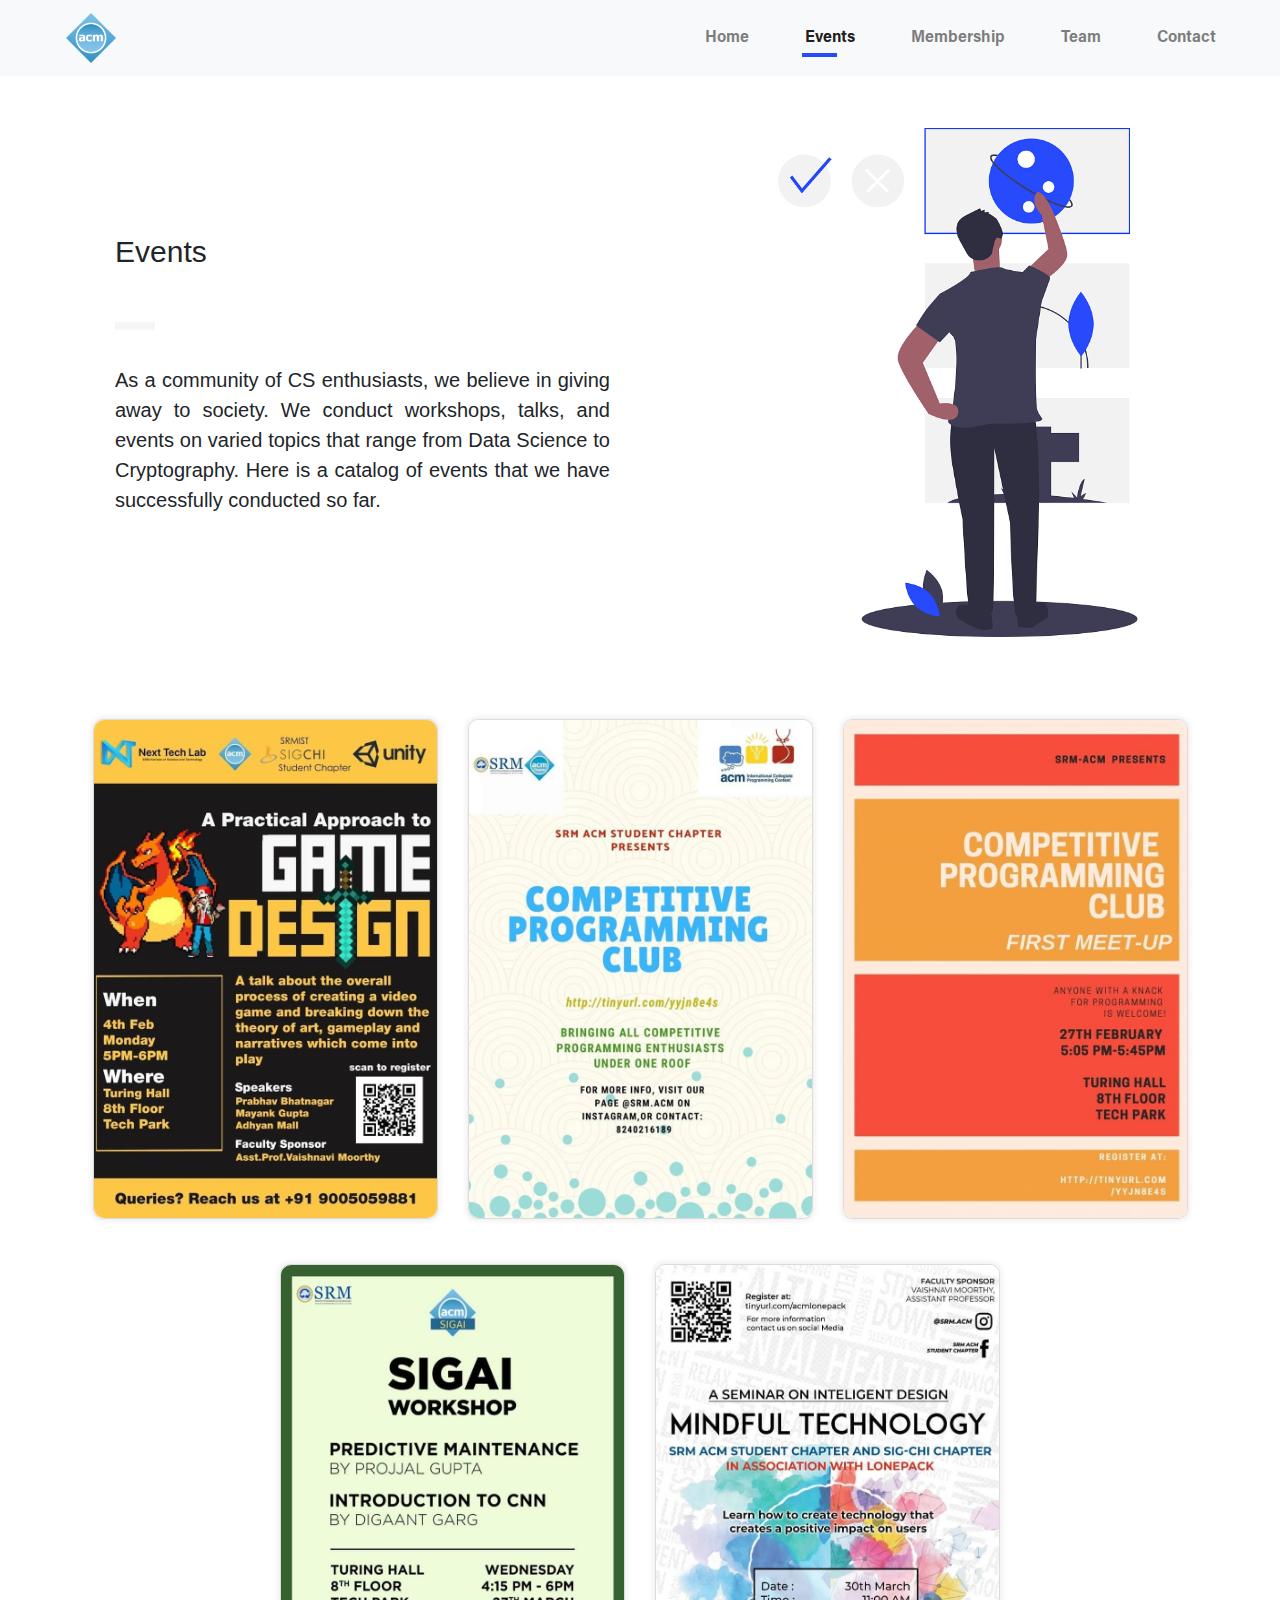
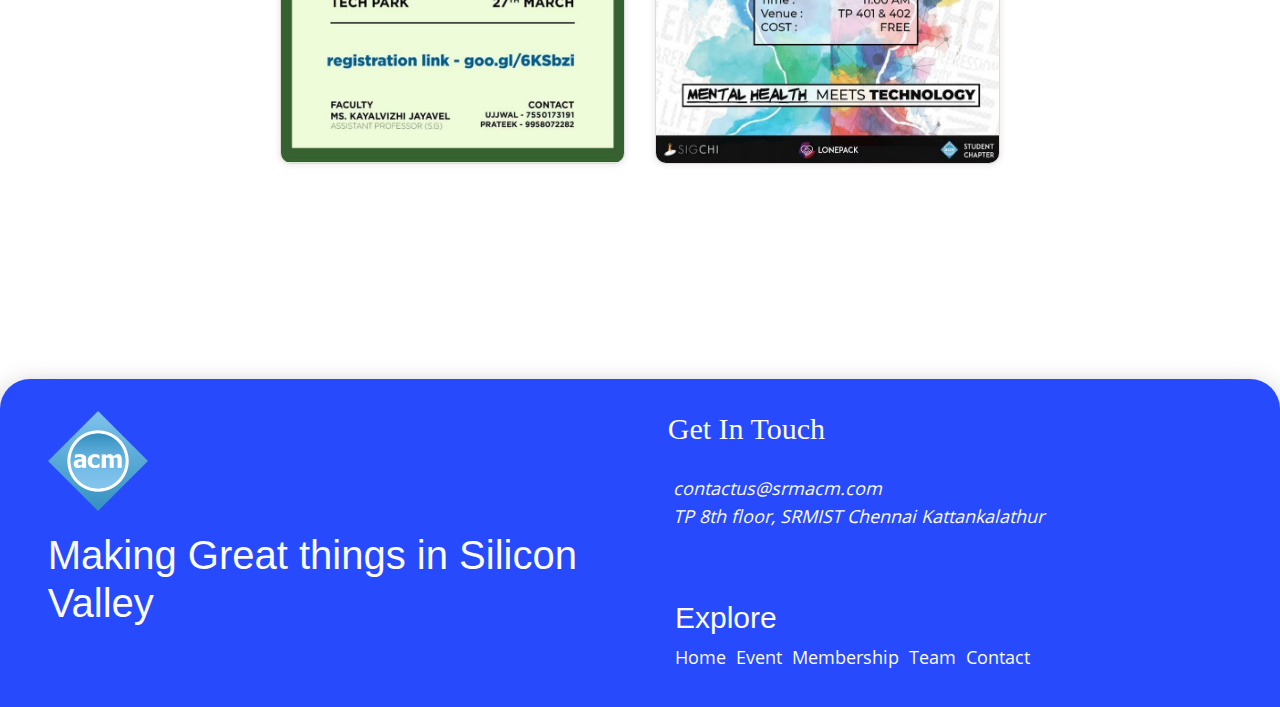
<file: events.html>
<html>
  <head>
    <title>SRMACM</title>
    <link
      rel="icon"
      type="image/png"
      sizes="32x32"
      href="res/images/acm-icon.png"
    />
    <meta name="viewport" content="width=device-width, initial-scale=1" />
    <meta name="generator" content="Webflow" />
    <meta charset="utf-8" />
    <meta
      name="viewport"
      content="width=device-width, initial-scale=1, shrink-to-fit=no"
    />
    <link
      rel="stylesheet"
      href="https://stackpath.bootstrapcdn.com/bootstrap/4.3.1/css/bootstrap.min.css"
      integrity="sha384-ggOyR0iXCbMQv3Xipma34MD+dH/1fQ784/j6cY/iJTQUOhcWr7x9JvoRxT2MZw1T"
      crossorigin="anonymous"
    />
    <link rel="stylesheet" type="text/css" href="res/styles/globals.css" />
    <link rel="stylesheet" type="text/css" href="res/styles/events.css" />
    <link rel="stylesheet" type="text/css" href="res/styles/home-page.css" />

    <link
      href="https://fonts.googleapis.com/css?family=Oswald&display=swap"
      rel="stylesheet"
    />
    <link
      href="https://fonts.googleapis.com/css?family=Open+Sans:700&display=swap"
      rel="stylesheet"
    />
  </head>

  <body>
    <nav class="navbar navbar-expand-lg navbar-light bg-light kz-navbar">
      <a class="navbar-brand" href="#"
        ><img class="nav-logo" src="res/img/acm-icon.png"
      /></a>
      <button
        class="navbar-toggler"
        type="button"
        data-toggle="collapse"
        data-target="#navbarNav"
        aria-controls="navbarNav"
        aria-expanded="false"
        aria-label="Toggle navigation"
      >
        <span class="navbar-toggler-icon"></span>
      </button>
      <div class="collapse navbar-collapse kz-links" id="navbarNav">
        <ul class="navbar-nav ml-auto">
          <li class="nav-item">
            <a class="nav-link kz-nav-item" href="index.html">Home</a>
          </li>
          <li class="nav-item active">
            <a class="nav-link kz-nav-item kz-nav-item-active" href="#"
              >Events<span class="sr-only">(current)</span></a
            >
          </li>
          <li class="nav-item">
            <a class="nav-link kz-nav-item" href="member-final.html"
              >Membership</a
            >
          </li>
          <li class="nav-item ">
            <a class="nav-link kz-nav-item" href="team.html">Team</a>
          </li>
          <li class="nav-item">
            <a class="nav-link kz-nav-item" href="contact.html">Contact</a>
          </li>
        </ul>
      </div>
    </nav>

    <div class="container-fluid">
      <div class="kz-events-hero row justify-content-center align-items-center">
        <div class="col col-12 col-lg-6">
          <div class="container">
            <h2 class="kz-h2">Events</h2>
            <br />
            <!-- <h3 class="kz-h3">
              Lorem ipsum dolor sit amet, consectetur adipiscing elit
            </h3> -->
            <div class="kz-space"></div>
            <p class="kz-p">
              As a community of CS enthusiasts, we believe in giving away to
              society. We conduct workshops, talks, and events on varied topics
              that range from Data Science to Cryptography. Here is a catalog of
              events that we have successfully conducted so far.
            </p>
          </div>
        </div>
        <div class="kz-col-des col col-12 col-lg-6 text-center">
          <img
            class="kz-hero-img"
            src="./res/images/EventsHero2.png"
            alt="eventsdes"
          />
        </div>
      </div>
    </div>

    <div class="kz-event-card container-fluid">
      <div class="row justify-content-center kz-row-margin">
        <div class="kz-content col col-12 col-md-6 col-lg-4" id="kz-card1">
          <div
            class="container-fluid kz-card-des"
            onmouseover="hoverContent()"
            onmouseout="hoverOut()"
          >
          <img class="kz-img-pos" src="res/img/Events/1.jpg" alt="poster1" />
            <div class="kz-pos">
              <div class="cardtitle text-center">CODING</div>
              <div class="cardcontent">
                <p>
                  Lorem ipsum dolor sit amet, consectetur adipiscing elit, sed
                  do eiusmod tempor incididunt ut labore et dolore magna aliqua.
                  Ut enim ad minim veniam, quis nostrud exercitation ullamco
                  laboris nisi ut aliquip ex ea commodo consequat. Duis aute
                  irure dolor in reprehenderit in voluptate velit esse cillum
                  dolore eu fugiat nulla pariatur. Excepteur sint occaecat
                  cupidatat non proident, sunt in culpa qui officia deserunt
                  mollit anim id est laborum.
                </p>
              </div>
            </div>
          </div>
        </div>
        <div class="kz-content col col-12 col-md-6 col-lg-4" id="kz-card2">
          <div
            class="container-fluid kz-card-des"
            onmouseover="hoverContent2()"
            onmouseout="hoverOut2()"
          >
            <img class="kz-img-pos" src="res/img/Events/2.jpg" alt="poster1" />
            <div class="kz-pos">
              <div class="cardtitle text-center">MECHANICAL</div>
              <div class="cardcontent">
                <p>
                  Lorem ipsum dolor sit amet, consectetur adipiscing elit, sed
                  do eiusmod tempor incididunt ut labore et dolore magna aliqua.
                  Ut enim ad minim veniam, quis nostrud exercitation ullamco
                  laboris nisi ut aliquip ex ea commodo consequat. Duis aute
                  irure dolor in reprehenderit in voluptate velit esse cillum
                  dolore eu fugiat nulla pariatur. Excepteur sint occaecat
                  cupidatat non proident, sunt in culpa qui officia deserunt
                  mollit anim id est laborum.
                </p>
              </div>
            </div>
          </div>
        </div>
        <div class="kz-content col col-12 col-md-6 col-lg-4" id="kz-card3">
          <div
            class="container-fluid kz-card-des"
            onmouseover="hoverContent3()"
            onmouseout="hoverOut3()"
          >
            <img class="kz-img-pos" src="res/img/Events/3.jpg" alt="poster1" />
            <div class="kz-pos">
              <div class="cardtitle text-center">DIGITAL</div>
              <div class="cardcontent">
                <p>
                  Lorem ipsum dolor sit amet, consectetur adipiscing elit, sed
                  do eiusmod tempor incididunt ut labore et dolore magna aliqua.
                  Ut enim ad minim veniam, quis nostrud exercitation ullamco
                  laboris nisi ut aliquip ex ea commodo consequat. Duis aute
                  irure dolor in reprehenderit in voluptate velit esse cillum
                  dolore eu fugiat nulla pariatur. Excepteur sint occaecat
                  cupidatat non proident, sunt in culpa qui officia deserunt
                  mollit anim id est laborum.
                </p>
              </div>
            </div>
          </div>
        </div>
        <br />
        <div class="kz-content col col-12 col-md-6 col-lg-4" id="kz-card4">
          <div
            class="container-fluid kz-card-des"
            onmouseover="hoverContent4()"
            onmouseout="hoverOut4()"
          >
            <img class="kz-img-pos" src="res/img/Events/4.jpg" alt="poster1" />
            <div class="kz-pos">
              <div class="cardtitle text-center">Media</div>
              <div class="cardcontent">
                <p>
                  Lorem ipsum dolor sit amet, consectetur adipiscing elit, sed
                  do eiusmod tempor incididunt ut labore et dolore magna aliqua.
                  Ut enim ad minim veniam, quis nostrud exercitation ullamco
                  laboris nisi ut aliquip ex ea commodo consequat. Duis aute
                  irure dolor in reprehenderit in voluptate velit esse cillum
                  dolore eu fugiat nulla pariatur. Excepteur sint occaecat
                  cupidatat non proident, sunt in culpa qui officia deserunt
                  mollit anim id est laborum.
                </p>
              </div>
            </div>
          </div>
        </div>
        <div class="kz-content col col-12 col-md-6 col-lg-4" id="kz-card5">
          <div
            class="container-fluid kz-card-des"
            onmouseover="hoverContent5()"
            onmouseout="hoverOut5()"
          >
            <img class="kz-img-pos" src="res/img/Events/5.jpg" alt="poster1" />
            <div class="kz-pos">
              <div class="cardtitle text-center">Sponsors</div>
              <div class="cardcontent">
                <p>
                  Lorem ipsum dolor sit amet, consectetur adipiscing elit, sed
                  do eiusmod tempor incididunt ut labore et dolore magna aliqua.
                  Ut enim ad minim veniam, quis nostrud exercitation ullamco
                  laboris nisi ut aliquip ex ea commodo consequat. Duis aute
                  irure dolor in reprehenderit in voluptate velit esse cillum
                  dolore eu fugiat nulla pariatur. Excepteur sint occaecat
                  cupidatat non proident, sunt in culpa qui officia deserunt
                  mollit anim id est laborum.
                </p>
              </div>
            </div>
          </div>
        </div>
      </div>
    </div>

    <footer class="kz-footer">
      <div class="container-fluid kz-footer-parent">
        <div class="row">
          <div class="col-md-6 col-sm-12" style="width: 50%;">
            <div class="kz-footer-left-upper">
              <img src="res/img/acm-icon.png" />
              <h4>Making Great things in Silicon Valley</h4>
            </div>
            <div class="kz-footer-left-social">
              <ul>
                <li>
                  <a href="#"><i class="fab fa-facebook-square"></i></a>
                </li>
                <li>
                  <a href="#"><i class="fab fa-instagram"></i></a>
                </li>
                <li>
                  <a href="#"><i class="fab fa-linkedin"></i></a>
                </li>
                <li>
                  <a href="#"><i class="fab fa-twitter-square"></i></a>
                </li>
              </ul>
            </div>
          </div>
          <div class="col-md-6 col-sm-12">
            <div class="kz-footer-right-upper">
              <h4>Get In Touch</h4>
              <ul>
                <li>
                  <a href="#"
                    ><i class="fas fa-envelope"
                      ><span>contactus@srmacm.com</span></i
                    ></a
                  >
                </li>
                <li>
                  <a href="#"
                    ><i class="far fa-compass"
                      ><span
                        >TP 8th floor, SRMIST Chennai Kattankalathur</span
                      ></i
                    ></a
                  >
                </li>
              </ul>
            </div>
            <div class="kz-footer-right-lower">
              <h3>Explore</h3>
              <ul>
                <li><a href="index.html">Home</a></li>
                <li><a href="events.html">Event</a></li>
                <li><a href="member-final.html">Membership</a></li>
                <li><a href="team.html">Team</a></li>
                <li><a href="contact.html">Contact</a></li>
              </ul>
            </div>
          </div>
        </div>
      </div>
    </footer>

    <script
      src="https://code.jquery.com/jquery-3.3.1.slim.min.js"
      integrity="sha384-q8i/X+965DzO0rT7abK41JStQIAqVgRVzpbzo5smXKp4YfRvH+8abtTE1Pi6jizo"
      crossorigin="anonymous"
    ></script>
    <script
      src="https://code.jquery.com/jquery-3.3.1.slim.min.js"
      integrity="sha384-q8i/X+965DzO0rT7abK41JStQIAqVgRVzpbzo5smXKp4YfRvH+8abtTE1Pi6jizo"
      crossorigin="anonymous"
    ></script>
    <script
      src="https://cdnjs.cloudflare.com/ajax/libs/popper.js/1.14.7/umd/popper.min.js"
      integrity="sha384-UO2eT0CpHqdSJQ6hJty5KVphtPhzWj9WO1clHTMGa3JDZwrnQq4sF86dIHNDz0W1"
      crossorigin="anonymous"
    ></script>
    <script
      src="https://stackpath.bootstrapcdn.com/bootstrap/4.3.1/js/bootstrap.min.js"
      integrity="sha384-JjSmVgyd0p3pXB1rRibZUAYoIIy6OrQ6VrjIEaFf/nJGzIxFDsf4x0xIM+B07jRM"
      crossorigin="anonymous"
    ></script>
    <!-- <script type="text/javascript" src="res/js/events.js"></script> -->
  </body>
</html>
</file>
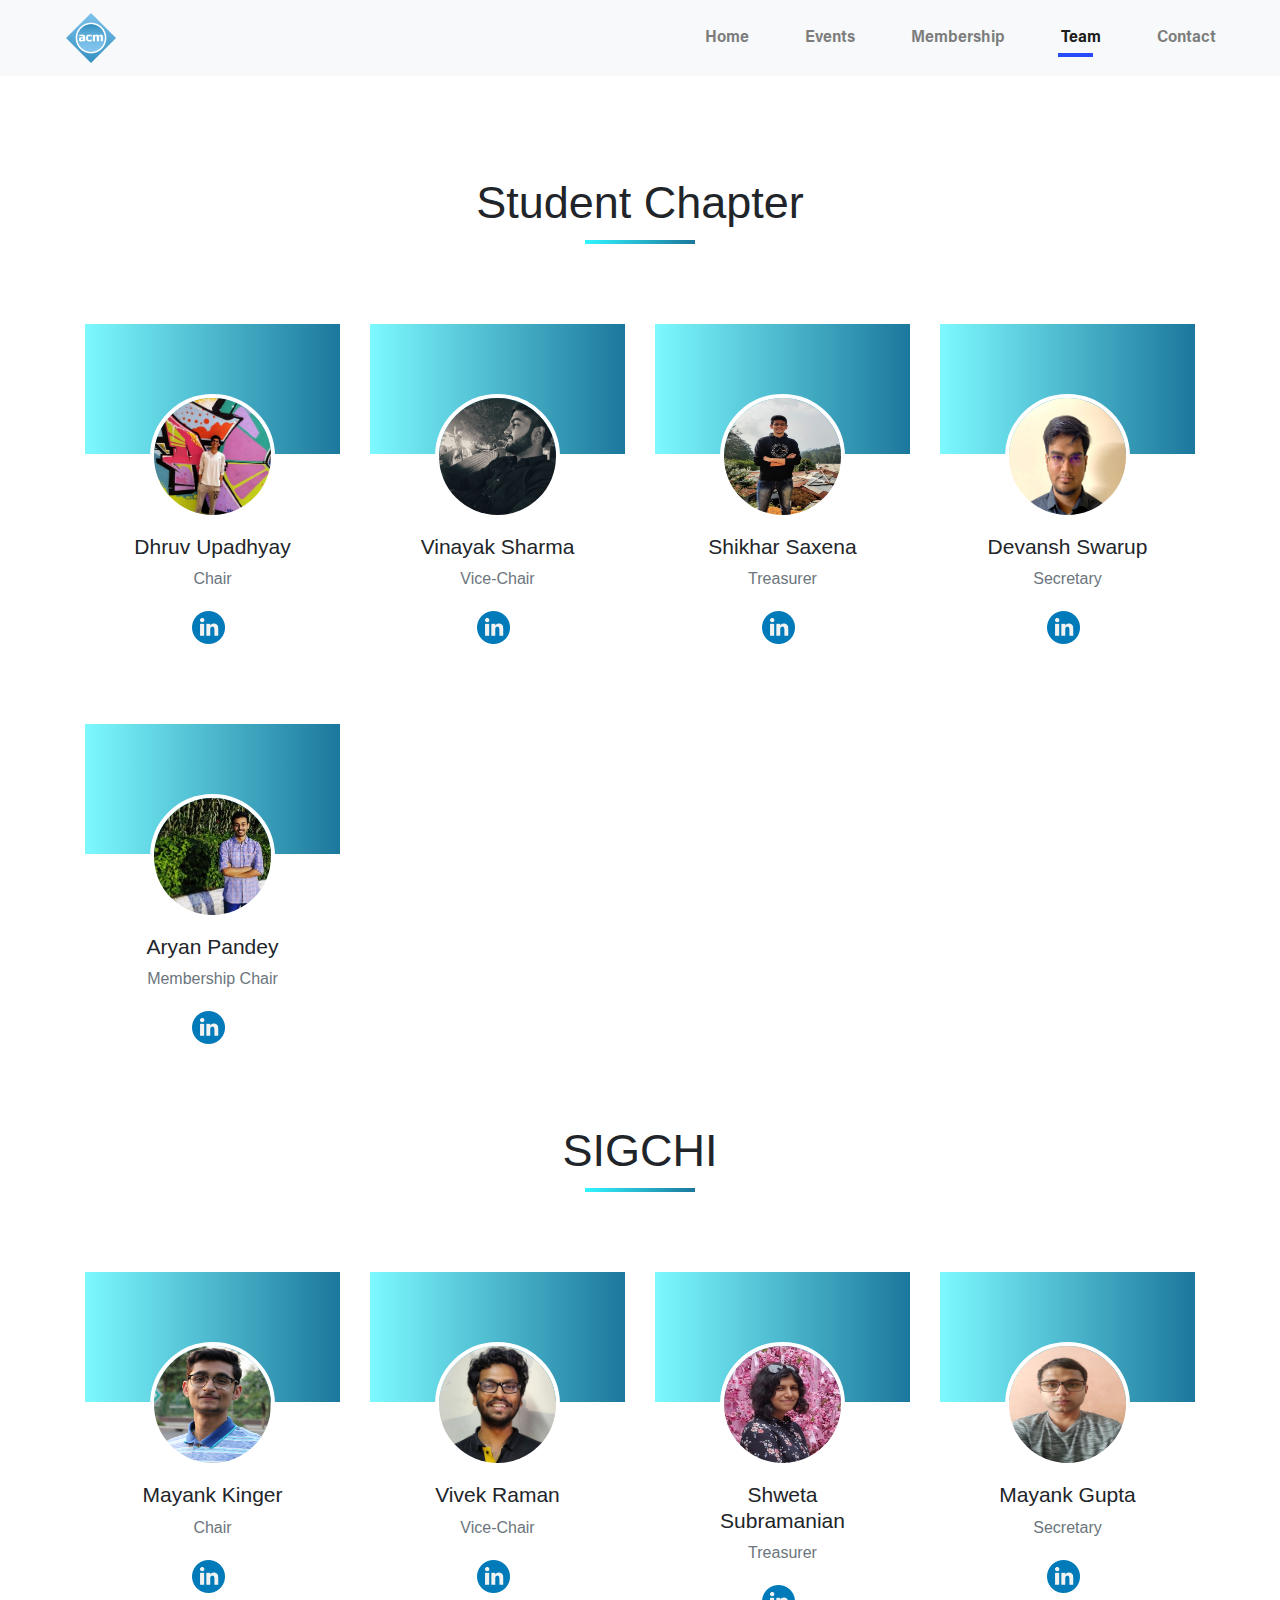
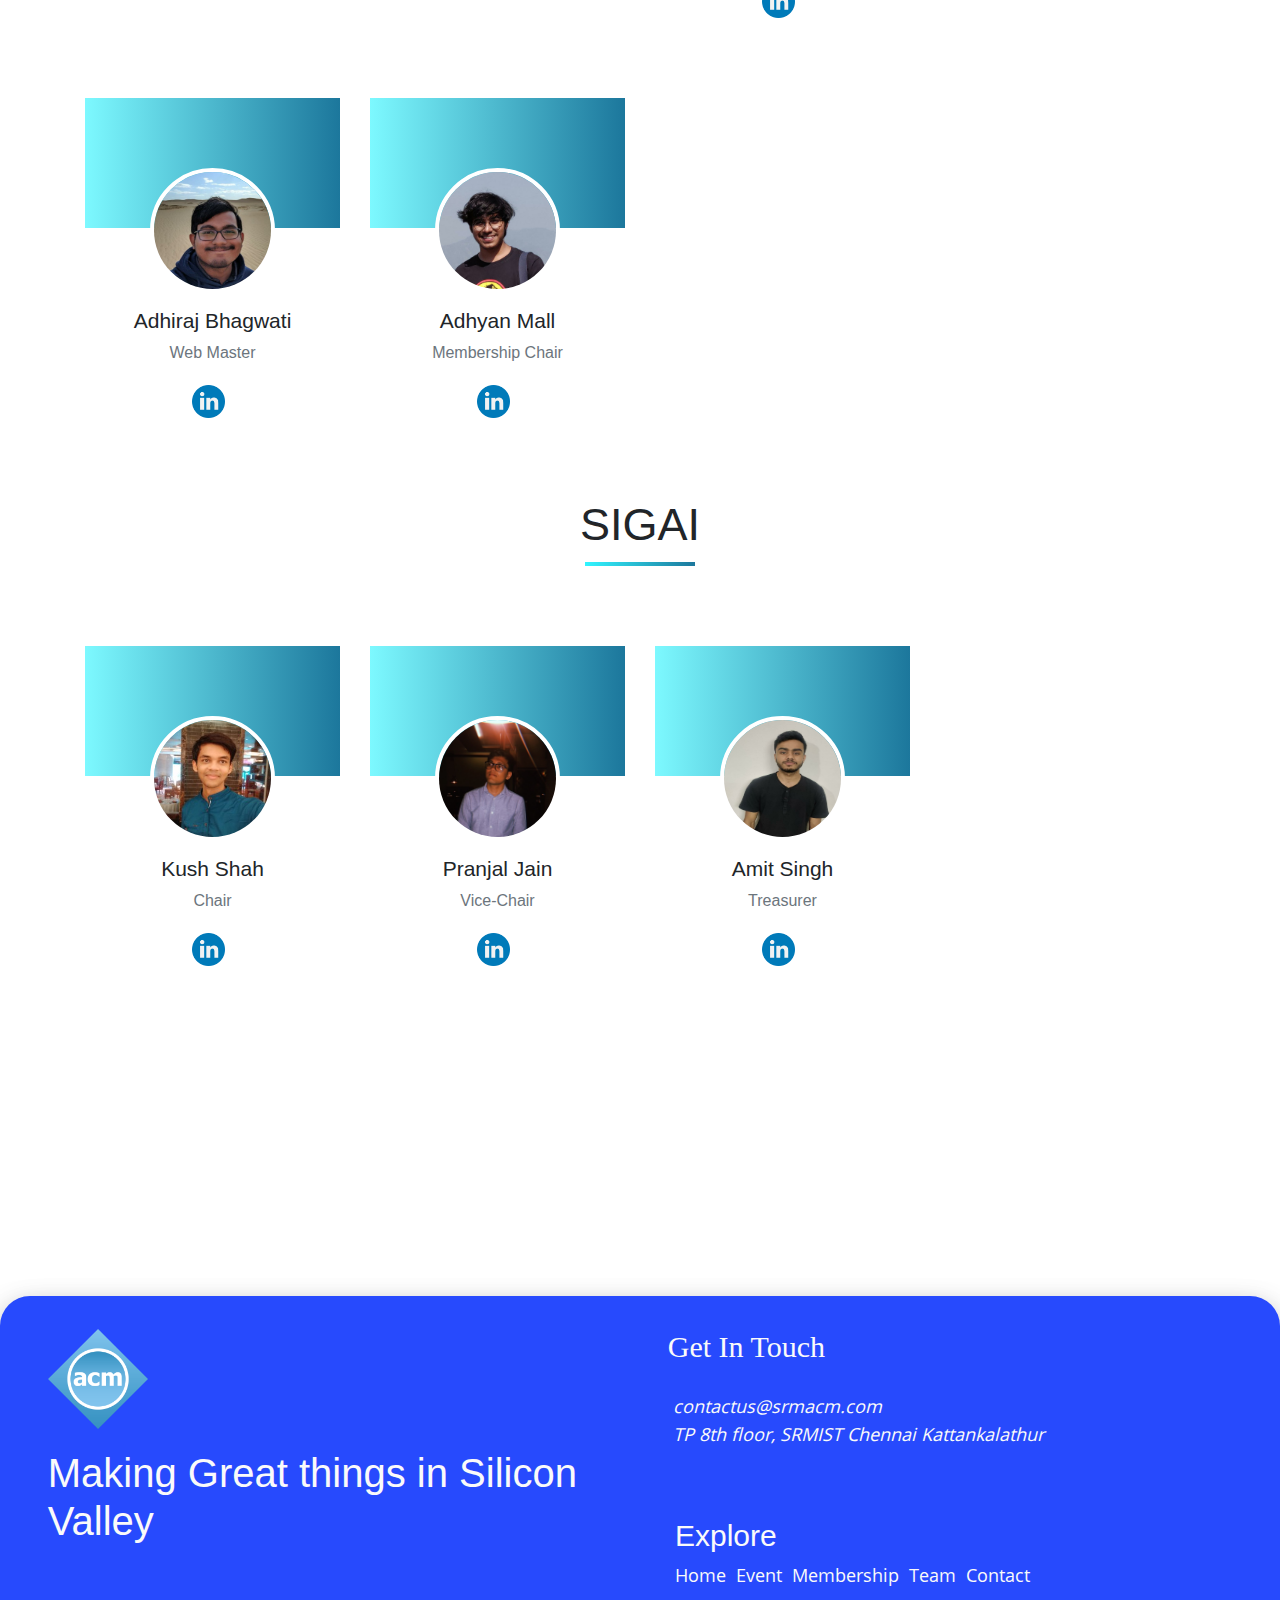
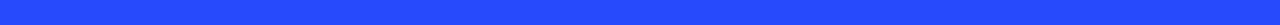
<file: team.html>
<!DOCTYPE html>
<html lang="en">
  <head>
    <meta charset="UTF-8" />
    <title>SRM ACM</title>

    <link
      rel="stylesheet"
      href="https://stackpath.bootstrapcdn.com/bootstrap/4.3.1/css/bootstrap.min.css"
      integrity="sha384-ggOyR0iXCbMQv3Xipma34MD+dH/1fQ784/j6cY/iJTQUOhcWr7x9JvoRxT2MZw1T"
      crossorigin="anonymous"
    />

    <link rel="stylesheet" href="res/styles/globals.css" />

    <meta
      content="width=device-width, initial-scale=1, maximum-scale=1, user-scalable=no"
      name="viewport"
    />
    <link
      rel="stylesheet"
      type="text/css"
      href="https://maxcdn.bootstrapcdn.com/bootstrap/4.0.0/css/bootstrap.min.css"
    />
    <link rel="stylesheet" href="res/styles/team.css" />
    <link rel="stylesheet" type="text/css" href="res/styles/home-page.css" />
  </head>
  <body>
    <nav class="navbar navbar-expand-lg navbar-light bg-light kz-navbar">
      <a class="navbar-brand" href="#"
        ><img class="nav-logo" src="res/img/acm-icon.png"
      /></a>
      <button
        class="navbar-toggler"
        type="button"
        data-toggle="collapse"
        data-target="#navbarNav"
        aria-controls="navbarNav"
        aria-expanded="false"
        aria-label="Toggle navigation"
      >
        <span class="navbar-toggler-icon"></span>
      </button>
      <div class="collapse navbar-collapse kz-links" id="navbarNav">
        <ul class="navbar-nav ml-auto">
          <li class="nav-item">
            <a class="nav-link kz-nav-item" href="index.html">Home</a>
          </li>
          <li class="nav-item">
            <a class="nav-link kz-nav-item" href="events.html">Events</a>
          </li>
          <li class="nav-item">
            <a class="nav-link kz-nav-item" href="member-final.html"
              >Membership</a
            >
          </li>
          <li class="nav-item active">
            <a class="nav-link kz-nav-item kz-nav-item-active" href="#"
              >Team<span class="sr-only">(current)</span></a
            >
          </li>
          <li class="nav-item">
            <a class="nav-link kz-nav-item" href="contact.html">Contact</a>
          </li>
        </ul>
      </div>
    </nav>
    <style>
           .profile-card:hover{
            box-shadow:0 8px 10px -6px grey;
            transition-duration: 200ms;
            z-index: 2;
           } 
    </style>

    <section class="main-content">
      <div class="container">
        <h1 class="page-title text-center">Student Chapter</h1>
        <div class="row text-center">
          <div class="col-md-3 col-sm-4">
            <div class="profile-card">
              <div class="profile-card_cover"></div>
              <div class="profile-card_padding">
                <div class="profile-card_image">
                  <img src="res/img/Team/Student Chapter/Dhruv_Upadhyay.jpeg" />
                </div>
                <div class="profile-card_details">
                  <h3>Dhruv Upadhyay</h3>
                  <p class="text-muted">Chair</p>
                </div>
                <div class="profile-card_social">
                  <a href="https://www.linkedin.com/in/intmanear/">
                    <img src="res/images/social/linkedin.png" alt="Linkedin" />
                  </a>
                  <a href="#!">
                    <!-- <img src="res/images/social/twitter.png" alt="Twitter" /> -->
                  </a>
                  <a href="#!">
                    <!-- <img src="res/images/social/facebook.png" alt="Facebook" /> -->
                  </a>
                </div>
              </div>
            </div>
          </div>

          <div class="col-md-3 col-sm-4">
            <div class="profile-card">
              <div class="profile-card_cover"></div>
              <div class="profile-card_padding">
                <div class="profile-card_image">
                  <img src="res/img/Team/Student Chapter/Vinayak_Sharma.jpeg" />
                </div>
                <div class="profile-card_details">
                  <h3>Vinayak Sharma</h3>
                  <p class="text-muted">Vice-Chair</p>
                </div>
                <div class="profile-card_social">
                  <a href="https://www.linkedin.com/in/vinayaksha/">
                    <img src="res/images/social/linkedin.png" alt="Linkedin" />
                  </a>
                  <a href="#!">
                    <!-- <img src="res/images/social/twitter.png" alt="Twitter" /> -->
                  </a>
                  <a href="#!">
                    <!-- <img src="res/images/social/facebook.png" alt="Facebook" /> -->
                  </a>
                </div>
              </div>
            </div>
          </div>

          <div class="col-md-3 col-sm-4">
            <div class="profile-card">
              <div class="profile-card_cover"></div>
              <div class="profile-card_padding">
                <div class="profile-card_image">
                  <img src="res/img/Team/Student Chapter/Shikhar_Saxena.jpeg" />
                </div>
                <div class="profile-card_details">
                  <h3>Shikhar Saxena</h3>
                  <p class="text-muted">Treasurer</p>
                </div>
                <div class="profile-card_social">
                  <a href="https://www.linkedin.com/in/shikhar-s-664796141/">
                    <img src="res/images/social/linkedin.png" alt="Linkedin" />
                  </a>
                  <a href="#!">
                    <!-- <img src="res/images/social/twitter.png" alt="Twitter" /> -->
                  </a>
                  <a href="#!">
                    <!-- <img src="res/images/social/facebook.png" alt="Facebook" /> -->
                  </a>
                </div>
              </div>
            </div>
          </div>

          <div class="col-md-3 col-sm-4">
            <div class="profile-card">
              <div class="profile-card_cover"></div>
              <div class="profile-card_padding">
                <div class="profile-card_image">
                  <img src="res/img/Team/Student Chapter/Devansh_Swarup.jpeg" />
                </div>
                <div class="profile-card_details">
                  <h3>Devansh Swarup</h3>
                  <p class="text-muted">Secretary</p>
                </div>
                <div class="profile-card_social">
                  <a
                    href="https://www.linkedin.com/in/devansh-swarup-85436554/"
                  >
                    <img src="res/images/social/linkedin.png" alt="Linkedin" />
                  </a>
                  <a href="#!">
                    <!-- <img src="res/images/social/twitter.png" alt="Twitter" /> -->
                  </a>
                  <a href="#!">
                    <!-- <img src="res/images/social/facebook.png" alt="Facebook" /> -->
                  </a>
                </div>
              </div>
            </div>
          </div>
          <div class="col-md-3 col-sm-4">
            <div class="profile-card">
              <div class="profile-card_cover"></div>
              <div class="profile-card_padding">
                <div class="profile-card_image">
                  <img src="res/img/Team/Student Chapter/Aryan_Pandey.jpeg" />
                </div>
                <div class="profile-card_details">
                  <h3>Aryan Pandey</h3>
                  <p class="text-muted">Membership Chair</p>
                </div>
                <div class="profile-card_social">
                  <a href="https://www.linkedin.com/in/aryan-pandey/">
                    <img src="res/images/social/linkedin.png" alt="Linkedin" />
                  </a>
                  <a href="#!">
                    <!-- <img src="res/images/social/twitter.png" alt="Twitter" /> -->
                  </a>
                  <a href="#!">
                    <!-- <img src="res/images/social/facebook.png" alt="Facebook" /> -->
                  </a>
                </div>
              </div>
            </div>
          </div>
        </div>
      </div>
      <div class="container">
        <h1 class="page-title text-center">SIGCHI</h1>
        <div class="row">
          <div class="col-md-3 col-sm-4">
            <div class="profile-card">
              <div class="profile-card_cover"></div>
              <div class="profile-card_padding">
                <div class="profile-card_image">
                  <img src="res/img/Team/SIGCHI/Mayank_Kinger.png" />
                </div>
                <div class="profile-card_details">
                  <h3>Mayank Kinger</h3>
                  <p class="text-muted">Chair</p>
                </div>
                <div class="profile-card_social">
                  <a href="https://www.linkedin.com/in/kingermayank/">
                    <img src="res/images/social/linkedin.png" alt="Linkedin" />
                  </a>
                  <a href="#!">
                    <!-- <img src="res/images/social/twitter.png" alt="Twitter" /> -->
                  </a>
                  <a href="#!">
                    <!-- <img src="res/images/social/facebook.png" alt="Facebook" /> -->
                  </a>
                </div>
              </div>
            </div>
          </div>

          <div class="col-md-3 col-sm-4">
            <div class="profile-card">
              <div class="profile-card_cover"></div>
              <div class="profile-card_padding">
                <div class="profile-card_image">
                  <img src="res/img/Team/SIGCHI/Vivek_Raman.jpeg" />
                </div>
                <div class="profile-card_details">
                  <h3>Vivek Raman</h3>
                  <p class="text-muted">Vice-Chair</p>
                </div>
                <div class="profile-card_social">
                  <a href="https://www.linkedin.com/in/wannab/">
                    <img src="res/images/social/linkedin.png" alt="Linkedin" />
                  </a>
                  <a href="#!">
                    <!-- <img src="res/images/social/twitter.png" alt="Twitter" /> -->
                  </a>
                  <a href="#!">
                    <!-- <img src="res/images/social/facebook.png" alt="Facebook" /> -->
                  </a>
                </div>
              </div>
            </div>
          </div>

          <div class="col-md-3 col-sm-4">
            <div class="profile-card">
              <div class="profile-card_cover"></div>
              <div class="profile-card_padding">
                <div class="profile-card_image">
                  <img src="res/img/Team/SIGCHI/Shwetha_S.jpeg" />
                </div>
                <div class="profile-card_details">
                  <h3>Shweta Subramanian</h3>
                  <p class="text-muted">Treasurer</p>
                </div>
                <div class="profile-card_social">
                  <a
                    href="https://www.linkedin.com/in/shwetha-subramanian-646a1a191/"
                  >
                    <img src="res/images/social/linkedin.png" alt="Linkedin" />
                  </a>
                  <a href="#!">
                    <!-- <img src="res/images/social/twitter.png" alt="Twitter" /> -->
                  </a>
                  <a href="#!">
                    <!-- <img src="res/images/social/facebook.png" alt="Facebook" /> -->
                  </a>
                </div>
              </div>
            </div>
          </div>
          

          <div class="col-md-3 col-sm-4">
            <div class="profile-card">
              <div class="profile-card_cover"></div>
              <div class="profile-card_padding">
                <div class="profile-card_image">
                  <img src="res/img/Team/SIGCHI/Mayank_Gupta.jpeg" />
                </div>
                <div class="profile-card_details">
                  <h3>Mayank Gupta</h3>
                  <p class="text-muted">Secretary</p>
                </div>
                <div class="profile-card_social">
                  <a href="https://www.linkedin.com/in/mayankgupta00/">
                    <img src="res/images/social/linkedin.png" alt="Linkedin" />
                  </a>
                  <a href="#!">
                    <!-- <img src="res/images/social/twitter.png" alt="Twitter" /> -->
                  </a>
                  <a href="#!">
                    <!-- <img src="res/images/social/facebook.png" alt="Facebook" /> -->
                  </a>
                </div>
              </div>
            </div>
          </div>
          <div class="col-md-3 col-sm-4">
            <div class="profile-card">
              <div class="profile-card_cover"></div>
              <div class="profile-card_padding">
                <div class="profile-card_image">
                  <img src="res/img/Team/SIGCHI/Adhiraj_Bhagwati.jpeg" />
                </div>
                <div class="profile-card_details">
                  <h3>Adhiraj Bhagwati</h3>
                  <p class="text-muted">Web Master</p>
                </div>
                <div class="profile-card_social">
                  <a
                    href="https://www.linkedin.com/in/adhiraj-bhagawati-b86426149/"
                  >
                    <img src="res/images/social/linkedin.png" alt="Linkedin" />
                  </a>
                  <a href="#!">
                    <!-- <img src="res/images/social/twitter.png" alt="Twitter" /> -->
                  </a>
                  <a href="#!">
                    <!-- <img src="res/images/social/facebook.png" alt="Facebook" /> -->
                  </a>
                </div>
              </div>
            </div>
          </div>
          <div class="col-md-3 col-sm-4">
            <div class="profile-card">
              <div class="profile-card_cover"></div>
              <div class="profile-card_padding">
                <div class="profile-card_image">
                  <img src="res/img/Team/SIGCHI/Adhyan_Mall.jpeg" />
                </div>
                <div class="profile-card_details">
                  <h3>Adhyan Mall</h3>
                  <p class="text-muted">Membership Chair</p>
                </div>
                <div class="profile-card_social">
                  <a href="https://www.linkedin.com/in/adhyan-mall-08841453/">
                    <img src="res/images/social/linkedin.png" alt="Linkedin" />
                  </a>
                  <a href="#!">
                    <!-- <img src="res/images/social/twitter.png" alt="Twitter" /> -->
                  </a>
                  <a href="#!">
                    <!-- <img src="res/images/social/facebook.png" alt="Facebook" /> -->
                  </a>
                </div>
              </div>
            </div>
          </div>
        </div>
      </div>
      <div class="container">
        <h1 class="page-title text-center">SIGAI</h1>
        <div class="row">
          <div class="col-md-3 col-sm-4">
            <div class="profile-card">
              <div class="profile-card_cover"></div>
              <div class="profile-card_padding">
                <div class="profile-card_image">
                  <img src="res/img/Team/SIGAI/Kush_Shah.jpeg" />
                </div>
                <div class="profile-card_details">
                  <h3>Kush Shah</h3>
                  <p class="text-muted">Chair</p>
                </div>
                <div class="profile-card_social">
                  <a href="https://www.linkedin.com/in/kush-shah-5a771b169/">
                    <img src="res/images/social/linkedin.png" alt="Linkedin" />
                  </a>
                  <a href="#!">
                    <!-- <img src="res/images/social/twitter.png" alt="Twitter" /> -->
                  </a>
                  <a href="#!">
                    <!-- <img src="res/images/social/facebook.png" alt="Facebook" /> -->
                  </a>
                </div>
              </div>
            </div>
          </div>

          <div class="col-md-3 col-sm-4">
            <div class="profile-card">
              <div class="profile-card_cover"></div>
              <div class="profile-card_padding">
                <div class="profile-card_image">
                  <img src="res/img/Team/SIGAI/Pranjal_Jain.jpeg" />
                </div>
                <div class="profile-card_details">
                  <h3>Pranjal Jain</h3>
                  <p class="text-muted">Vice-Chair</p>
                </div>
                <div class="profile-card_social">
                  <a href="https://www.linkedin.com/in/jainpranjal125/">
                    <img src="res/images/social/linkedin.png" alt="Linkedin" />
                  </a>
                  <a href="#!">
                    <!-- <img src="res/images/social/twitter.png" alt="Twitter" /> -->
                  </a>
                  <a href="#!">
                    <!-- <img src="res/images/social/facebook.png" alt="Facebook" /> -->
                  </a>
                </div>
              </div>
            </div>
          </div>

          <div class="col-md-3 col-sm-4">
            <div class="profile-card">
              <div class="profile-card_cover"></div>
              <div class="profile-card_padding">
                <div class="profile-card_image">
                  <img src="res/img/Team/SIGAI/Amit_Singh.jpeg" />
                </div>
                <div class="profile-card_details">
                  <h3>Amit Singh</h3>
                  <p class="text-muted">Treasurer</p>
                </div>
                <div class="profile-card_social">
                  <a href="https://www.linkedin.com/in/aintnomyth/">
                    <img src="res/images/social/linkedin.png" alt="Linkedin" />
                  </a>
                  <a href="#!">
                    <!-- <img src="res/images/social/twitter.png" alt="Twitter" /> -->
                  </a>
                  <a href="#!">
                    <!-- <img src="res/images/social/facebook.png" alt="Facebook" /> -->
                  </a>
                </div>
              </div>
            </div>
          </div>
        </div>
      </div>
    </section>

    <footer class="kz-footer">
      <div class="container-fluid kz-footer-parent">
        <div class="row">
          <div class="col-md-6 col-sm-12" style="width: 50%;">
            <div class="kz-footer-left-upper">
              <img src="res/img/acm-icon.png" />
              <h4>Making Great things in Silicon Valley</h4>
            </div>
            <div class="kz-footer-left-social">
              <ul>
                <li>
                  <a href="#"><i class="fab fa-facebook-square"></i></a>
                </li>
                <li>
                  <a href="#"><i class="fab fa-instagram"></i></a>
                </li>
                <li>
                  <a href="#"><i class="fab fa-linkedin"></i></a>
                </li>
                <li>
                  <a href="#"><i class="fab fa-twitter-square"></i></a>
                </li>
              </ul>
            </div>
          </div>
          <div class="col-md-6 col-sm-12">
            <div class="kz-footer-right-upper">
              <h4>Get In Touch</h4>
              <ul>
                <li>
                  <a href="#"
                    ><i class="fas fa-envelope"
                      ><span>contactus@srmacm.com</span></i
                    ></a
                  >
                </li>
                <li>
                  <a href="#"
                    ><i class="far fa-compass"
                      ><span
                        >TP 8th floor, SRMIST Chennai Kattankalathur</span
                      ></i
                    ></a
                  >
                </li>
              </ul>
            </div>
            <div class="kz-footer-right-lower">
              <h3>Explore</h3>
              <ul>
                <li><a href="index.html">Home</a></li>
                <li><a href="events.html">Event</a></li>
                <li><a href="member-final.html">Membership</a></li>
                <li><a href="#">Team</a></li>
                <li><a href="contact.html">Contact</a></li>
              </ul>
            </div>
          </div>
        </div>
      </div>
    </footer>

    <script
      src="https://code.jquery.com/jquery-3.3.1.slim.min.js"
      integrity="sha384-q8i/X+965DzO0rT7abK41JStQIAqVgRVzpbzo5smXKp4YfRvH+8abtTE1Pi6jizo"
      crossorigin="anonymous"
    ></script>
    <script
      src="https://cdnjs.cloudflare.com/ajax/libs/popper.js/1.14.7/umd/popper.min.js"
      integrity="sha384-UO2eT0CpHqdSJQ6hJty5KVphtPhzWj9WO1clHTMGa3JDZwrnQq4sF86dIHNDz0W1"
      crossorigin="anonymous"
    ></script>
    <script
      src="https://stackpath.bootstrapcdn.com/bootstrap/4.3.1/js/bootstrap.min.js"
      integrity="sha384-JjSmVgyd0p3pXB1rRibZUAYoIIy6OrQ6VrjIEaFf/nJGzIxFDsf4x0xIM+B07jRM"
      crossorigin="anonymous"
    ></script>
  </body>
</html>
</file>
<file: res/styles/globals.css>
@font-face {
  font-family: "Acumin";
  src: url("fonts/Acumin-BdPro.otf");
  font-weight: normal;
  font-style: normal;
}

@font-face {
  font-family: "OpenSans";
  src: url("fonts/OpenSans-Regular.ttf");
  font-weight: normal;
  font-style: normal;
}

:root {
  --primary-color: #1C779C;
  --secondary-color: #f7f5f5;
}

/* ================= */
/*      GLOBALS      */
/* ================= */
* {
  margin: 0;
  padding: 0;
  box-sizing: border-box;
}

html, body{
  height: 100%;
}

body {
  font-size: 16px;
  font-family: "Acumin", sans-serif;
  text-rendering: optimizeLegibility;
}
</file>
<file: res/styles/events.css>
/* Hero Title */




.kz-hero-img{
    max-width: 60%;
}

.kz-events-hero .container{
    padding-left: 100px;
}

.kz-h2{
    font-size: 30px;
    font-family: Arial, Helvetica, sans-serif;
}

.kz-h3{
    font-size: 40px;
    color: var(--primary-color);
    font-weight: 999;
}

.kz-space{
    top: 150px;
    left: 0;
    border-bottom-style: solid;
    border-width: 8px;
    border-bottom-color: var(--secondary-color);
    width: 40px;
    margin-top: 20px;
    margin-bottom: 35px;
}

.kz-p{
    font-size: 20px;
    font-family: Arial, Helvetica, sans-serif;
    text-align: justify;
}

@media (max-width: 992px){
    .kz-events-hero .container{
        padding-left: 10px;
    }

    .kz-p{
        padding-bottom: 0px;
        font-size: 15px;
        margin-bottom: 0px;
    }

    .kz-h2{
        margin-top: 50px;
        font-size: 20px;
    }
    .kz-h3{
        font-size: 30px;
    }

    .kz-space{
        margin-top: 10px;
        margin-bottom: 25px;
    }
    .kz-hero-img{
        height: 350px;
    }
}

@media (max-width: 992px) and (min-width: 564px){
    .kz-events-hero .container{
        padding-left: 10px;
    }
    .kz-hero-img{
        height: 400px;
    }
}

@media (max-width: 450px){
    .kz-col-des{
        padding: 0;
    }
    .kz-hero-img{
        width: 100%;
        height: auto;
    }
}




/* Hero Title ends here */


/* Navbar here*/





.kz-nav-item {
    margin-right: 40px;
    font-family: "Acumin";
    position: relative;
    display: inline-block;
    z-index: 2;
}

.kz-nav-item::before {
    transition: all 0.5s;
    content: '';
    position: absolute;
    top: 35px;
    left: 5px;
    height: 10%;
    width: 0;
    background-color: #274afd;
    z-index: -1;
}

.kz-nav-item:hover::before {
    content: '';
    position: absolute;
    top: 35px;
    left: 5px;
    height: 10%;
    width: 35px;
    background-color: #274afd;
    z-index: -1;
}

.kz-nav-item-active::before {
    content: '';
    position: absolute;
    top: 35px;
    left: 5px;
    height: 10%;
    width: 35px;
    background-color: #274afd;
    z-index: -1;
}

.nav-logo {
    height: 50px;
    width: auto;
    margin-left: 50px;
}




/* Navbar End */


/* Event Cards */




.kz-card-img{
    width:100%;
    height: 300px;
    transition-duration: 0.4s;
}

.kz-card-des{
    padding: 0;
    transition-duration: 0.4s;
    position: relative;
    height: 500px;
    border-style: solid;
    border-color: #dcdcdc;
    border-width: 1px;
    box-shadow: 0px 0px 5px 2px #f1eded;
    border-radius: 10px;
    max-width: 350px;

}

.kz-card-des:hover{
    box-shadow: 0px 0px 10px 3px #dcdcdc;
    z-index: 999;
    transition-duration: 0.4s;
}

.kz-event-card{
    border-radius: 5px;
}

.kz-row-margin{
    margin-left: 10%;
    margin-right: 10%;
}

.card-img img{
    border-top-right-radius: 5px;
    border-top-left-radius: 5px;
}

.cardtitle{
    font-weight: bold;
    padding: 10px;
    font-size: 30px;
    color: var(--primary-color);
}

.cardcontent{
    height: 0;
    transition: all 0.2s;
    padding-left: 10px;
    padding-right: 10px;
}

.cardcontent p{
    text-align: justify;
    color: black;
    padding: 10px;
    border-bottom-right-radius: 5px;
    border-bottom-left-radius: 5px;
}

.transform{
    box-shadow: 0px 0px 0px 0px #f1eded;
    transition-duration: 0.6s;
    /* -webkit-filter: grayscale(100%); /* Safari 6.0 - 9.0 */
    /* filter: hue-rotate(50deg);  */
    opacity: 0;
    z-index: -1;
}

.kz-img-pos{
    width: 100%;
    position: absolute;
    top: 0;
    left: 0;
    height: 100%;
    transition-duration: 0.6s;
    border-radius: 10px;
}

.kz-pos{
    padding-top: 25%;
    transition-duration: 0.5s;
}

.kz-content{
   padding-top: 30px;
   max-width: 400px;
   padding-bottom: 15px;
}

@media (max-width: 1300px){
    .kz-row-margin{
        margin-left: 5%;
        margin-right: 5%;
    }
}

/* Event Cards end here */
</file>
<file: res/styles/home-page.css>
@font-face {
  font-family: "Acumin";
  src: url("../../fonts/Acumin-BdPro.otf");
  font-weight: normal;
  font-style: normal;
}

@font-face {
  font-family: "OpenSans";
  src: url("../../fonts/OpenSans-Regular.ttf");
  font-weight: normal;
  font-style: normal;
}

body {
  margin: 0;
  padding: 0;
}

:root {
  --primary-color: #206aa4;
  --secondary-color: #f7f5f5;
}

.background {
  width: 100%;
  height: 80%;
}

.kz-hero-illustration {
  position: absolute;
  right: 100px;
  top: 140px;
  height: 480px;
}

.kz-hero-title {
  position: absolute;
  top: 280px;
  left: 250px;
  font-family: "Acumin";
  font-size: 70px;
  color: #fff;
}

.kz-hero-description {
  position: absolute;
  top: 360px;
  left: 250px;
  font-family: "OpenSans";
  font-size: 20px;
  color: #fff;
}

/* Navbar here*/

.kz-nav-item {
  margin-right: 40px;
  font-family: "Acumin";
  position: relative;
  display: inline-block;
  z-index: 2;
}

.kz-nav-item::before {
  transition: all 0.5s;
  content: "";
  position: absolute;
  top: 35px;
  left: 5px;
  height: 10%;
  width: 0;
  background-color: #274afd;
  z-index: -1;
}

.kz-nav-item:hover::before {
  content: "";
  position: absolute;
  top: 35px;
  left: 5px;
  height: 10%;
  width: 35px;
  background-color: #274afd;
  z-index: -1;
}

.kz-nav-item-active::before {
  content: "";
  position: absolute;
  top: 35px;
  left: 5px;
  height: 10%;
  width: 35px;
  background-color: #274afd;
  z-index: -1;
}

.nav-logo {
  height: 50px;
  width: auto;
  margin-left: 50px;
}

@media screen and (max-width: 800px) {
  .kz-links {
    margin-left: 0px;
    margin-top: 30px;
  }
}

/* Navbar End */

/*About us section*/

.kz-about-us {
  margin-top: 100px;
  margin-left: 0 !important;
}

.kz-about-us-title,
.kz-heading {
  /* font-family: "Acumin"; */
  font-family: "Montserrat", sans-serif;
  font-size: 54px;
  margin-top: 150px;
  margin-bottom: 50px;
  margin-left: 200px;
}

.kz-about-us-title{
  margin-left: 35%;
}

.kz-about-us-description {
  font-family: "OpenSans";
}


.kz-learn-more {
  font-family: "Acumin";
  border: none;
  background-color: #274afd;
  color: #fff;
  padding: 10px 15px;
  border-radius: 20px;
  margin-top: 20px;
  cursor: pointer;
}

.kz-about-us-img {
  margin-left: 50px;
  height: 300px;
  width: auto;
  z-index: 1;
}
@media screen and (max-width: 500px){
  .kz-hero-illustration{
    right: -0px  ;
  }
  .background{
    width: 100vw;
  }
  .kz-hero-title{
    left: 20px;
    top:20vh;
  }
}

@media screen and (max-width: 800px) {
  .kz-about-us {
    margin-top: 500px;
  }

  .kz-about-us-title {
    margin-left: 30px;
    font-size: 40px;
  }

  .kz-about-us-description {
    margin: 0px 30px 0px 30px;
  }

  .kz-learn-more {
    margin-left: 30px !important;
  }

  .kz-about-us-img {
    height: 170px;
    margin-left: 0px;
  }
}

.btn {
  box-sizing: border-box;
  appearance: none;
  background-color: transparent;
  border: 2px solid #274afd;
  border-radius: 0.6em;
  color: #274afd;
  cursor: pointer;
  display: flex;
  align-self: center;
  font-size: 1rem;
  font-weight: 400;
  line-height: 1;
  margin: 20px;
  padding: 1em 2.2em;
  text-decoration: none;
  text-align: center;
  text-transform: uppercase;
  font-family: "Montserrat", sans-serif;
  font-weight: 700;
  margin-top: 30px;
}

.btn:hover,
.btn:focus {
  color: #fff;
  outline: 0;
}

.first {
  border-color: #274afd;
  color: #274afd;
  background-image: linear-gradient(45deg, #274afd 50%, transparent 50%);
  background-position: 100%;
  background-size: 400%;
  transition: background 300ms ease-in-out;
}

.first:hover {
  background-position: 0;
}

/* About us ends here*/

/*WHAT WE DO*/
.kz-whatwedo-head {
  font-family: "Acumin";
  margin-bottom: 24px;
  letter-spacing: 0.5px;
  font-weight: 300;
  margin-top: 100px;
  color: #fff;
}

.kz-section-head {
  font-family: "Acumin";
  text-transform: uppercase;
  margin-bottom: 24px;
  letter-spacing: 0.5px;
  font-weight: 300;
  margin-top: 50px;
  text-align: left;
}

.kz-section-container {
  padding-block-start: 50px;
  position: relative;
  padding: -50px;
}

.kz-section-text {
  font-family: "OpenSans";
  font-size: 18px;
  color: #fff;
  padding-left: 200px;
  padding-right: 200px;
}

.kz-section-bg {
  width: 100%;
}

.bg-pattern {
  position: absolute;
  z-index: -1;
  left: 0 !important;
  height: 110%;
  width: 100%;
  margin-bottom: 100px !important;
}

@media screen and (max-width: 800px) {
  .kz-whatwedo-head {
    margin-left: 30px;
    font-size: 40px;
  }

  .kz-section-text {
    padding: 0px 30px 0px 20px;
    font-size: 1rem;
  }

  /* .bg-pattern {
    height: 1000px;
    width: 1000px;
    margin-right: 500px;
  } */
}




/*what we do ends*/

/*SIG Chapters*/

.kz-chapters-logo {
  height: 50px;
}

.kz-chapter-description {
  text-align: left;
}

@media screen and (max-width: 800px) {
  .kz-chapters-logo {
    margin-left: 20px;
  }

  .kz-section-head {
    margin-left: 30px;
  }

  .kz-chapter-description {
    margin: 0px 30px 80px 30px;
  }
}

/*SIG Chapters ends here*/

/** FOOTER **/

.kz-footer {
  position: relative;
  width: 100%;
  padding: 0;
  margin: 0px;
  margin-top: 200px;
  background-color: #274afd;
  border-top-left-radius: 30px;
  border-top-right-radius: 30px;
  -webkit-box-shadow: 0 16px 38px -12px rgba(0, 0, 0, 0.56),
    0 4px 25px 0px rgba(0, 0, 0, 0.12), 0 8px 10px -5px rgba(0, 0, 0, 0.2);
  -moz-box-shadow: 0 16px 38px -12px rgba(0, 0, 0, 0.56),
    0 4px 25px 0px rgba(0, 0, 0, 0.12), 0 8px 10px -5px rgba(0, 0, 0, 0.2);
  box-shadow: 0 16px 38px -12px rgba(0, 0, 0, 0.56),
    0 4px 25px 0px rgba(0, 0, 0, 0.12), 0 8px 10px -5px rgba(0, 0, 0, 0.2);
  overflow: hidden;
}

.kz-footer-parent {
  width: 100%;
}

.kz-footer-left-upper,
.kz-footer-right-upper {
  position: relative;
  padding: 1vw;
  
  color: #fafafa;
}

.kz-footer-left-upper h4 {
  font-family: "Montserrat", sans-serif;
  font-size: 40px;
}
.kz-footer-left-upper{
  margin-left: 20px;
}

.kz-footer-left-social {
  margin-left: 80px;
}

.kz-footer-left-upper img {
  height: 100px;
  width: 100px;
  margin: 20px 0px;
}

.kz-footer-left-social ul {
  padding: 20px;
  list-style: none;
  display: flex;
}

.kz-footer-left-social li {
  margin-right: 20px;
  justify-content: space-evenly;
  font-family: "OpenSans";
  font-weight: 1;
}

.kz-footer-left-social i {
  font-size: 32px;
  color: #fafafa;
}

.kz-footer-left-social i:hover {
  font-size: 34px;
  transform: rotate(30deg);
  color: #000;
  transition: 0.3s ease-in-out;
}

.kz-footer-right-upper h4 {
  margin-top: 20px;
  font-size: 30px;
  font-family: "Montserrat";
}

.kz-footer-right-upper ul {
  list-style: none;
  padding: 20px 0px;
}

.kz-footer-right-upper i {
  color: #fafafa;
  font-size: 18px;
  padding: 10px 0px;
}

.kz-footer-right-upper i:hover,
.kz-footer-right-upper span:hover {
  color: #000;
  font-weight: 800;
}

.kz-footer-right-upper span {
  padding-left: 5px;
  font-weight: 400;
  font-family: "OpenSans" !important;
}

.kz-footer-right-lower {
  padding: 20px;
  color: #fafafa;
}

.kz-footer-right-lower h3 {
  font-size: 30px;
  font-family: "Montserrat", sans-serif;
}

.kz-footer-right-lower ul {
  list-style: none;
  padding: 0px;
  justify-content: flex-start;
  display: flex;
}

.kz-footer-right-lower li {
  padding-right: 10px;
  color: #fafafa;
  font-family: "OpenSans";
}

.kz-footer-right-lower a {
  color: #fafafa;
  font-size: 18px;
  text-decoration: none;
}

.kz-footer-right-lower a:hover {
  outline: none;
  border-bottom: 2px dashed #fafafa;
}


/** FOOTER ENDS **/
</file>
<file: res/styles/team.css>
.main-content {
  margin: 50px auto;
  padding: 50px;
  max-width: 1350px;
  background: #fff;
}

.page-title {
  font-size: 45px;
  margin: 0 auto 80px auto;
}

.page-title:after {
  content: "";
  width: 110px;
  height: 4px;
  background-image: linear-gradient(to left, #1c779c, #31f5ff);
  display: block;
  margin: 10px auto 0 auto;

}

.profile-card {
  background: #fff;
  text-align: center;
  margin-bottom: 40px;
}

.profile-card .profile-card_cover {
  height: 130px;
  overflow: hidden;
  background-image: linear-gradient(to left, #1c779c, #7df9ff);
}

.profile-card .profile-card_padding {
  padding: 35px;
  position: relative;
  margin-top: -95px;
}

.profile-card .profile-card_image {
  width: 125px;
  height: 125px;
  border-radius: 125px;
  border: 4px solid #fff;
  margin: 0 auto 15px auto;

}

.profile-card_image img {
  width: 100%;
  height: 100%;
  border-radius: 125px;
}


.profile-card .profile-card_details h3 {
  font-size: 21px;
}

.profile-card .profile-card_details p {
  font-size: 16px;
  margin-bottom: 15px;
}

.profile-card .profile-card_social {
  text-align: center;
}

.profile-card .profile-card_social a {
  display: inline-block;
}

.profile-card .profile-card_social img {
  width: 33px;
  margin: 5px 10px;
}
</file>
